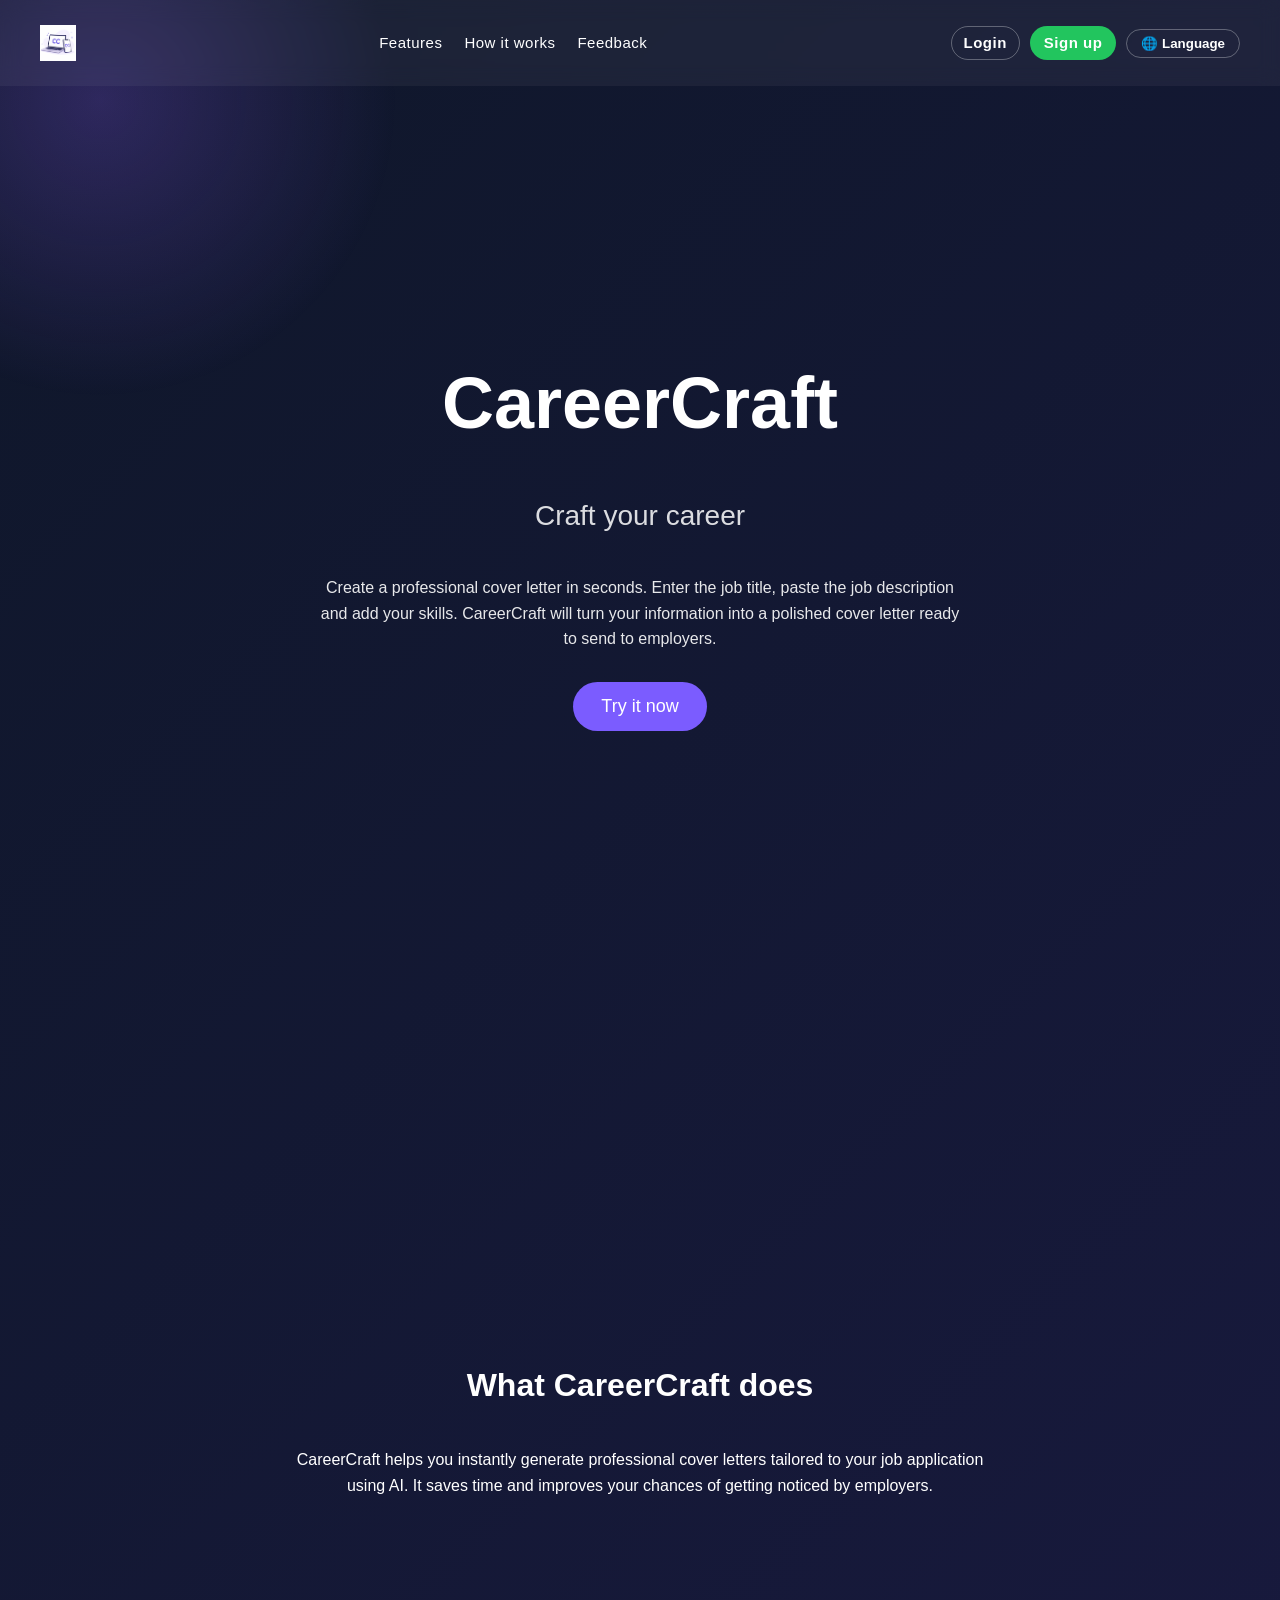
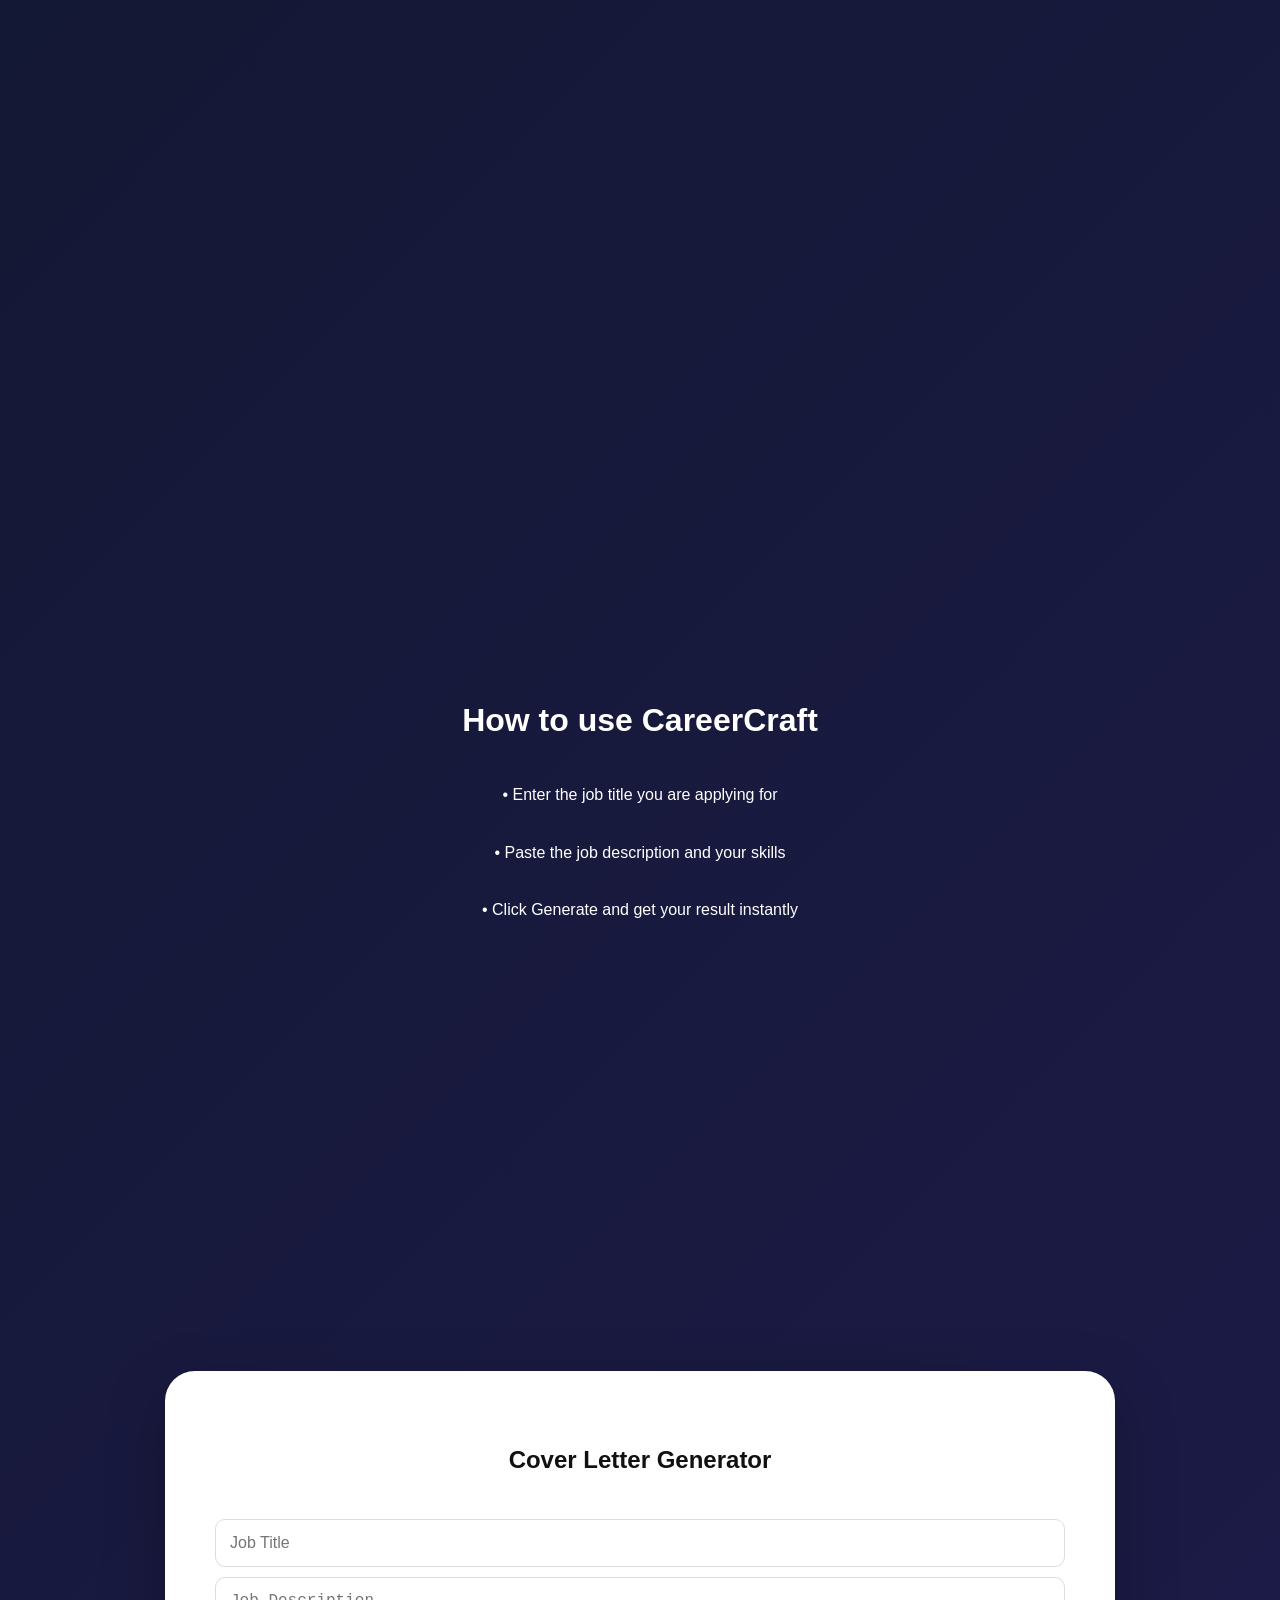
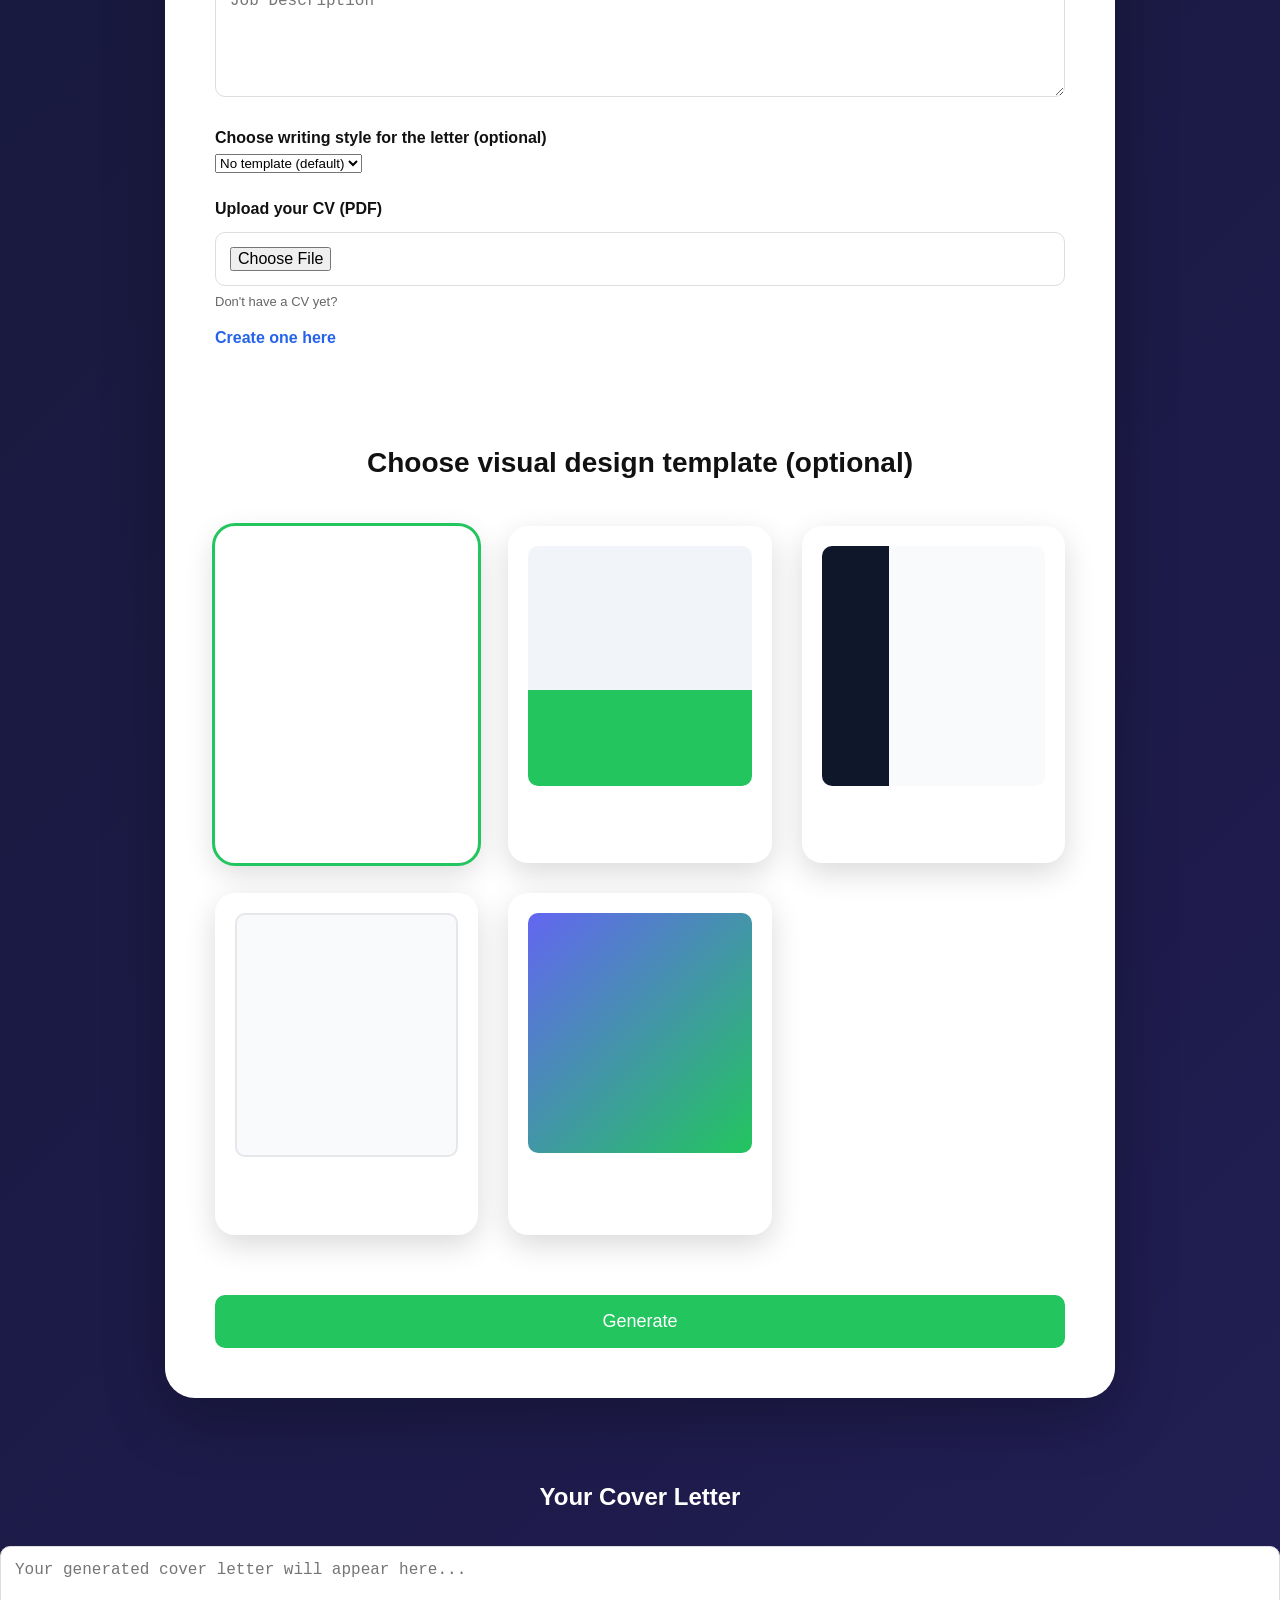
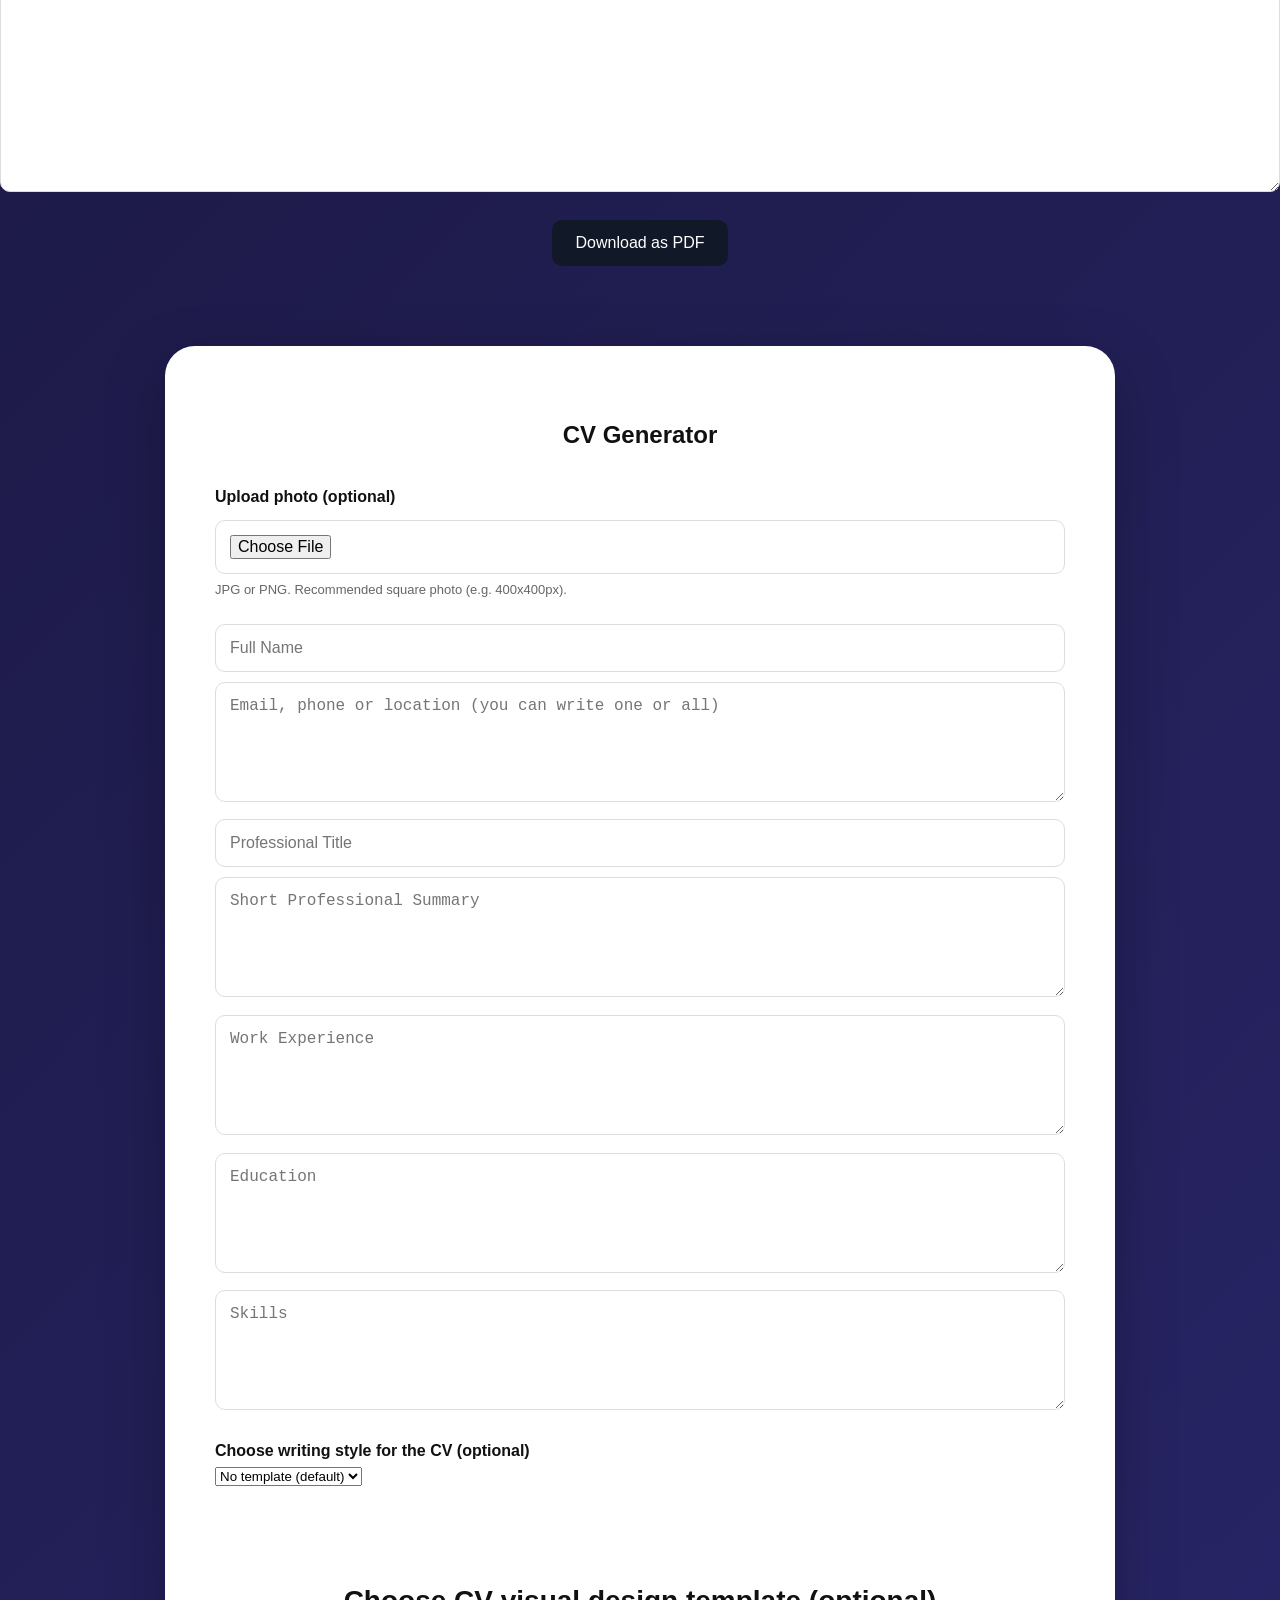
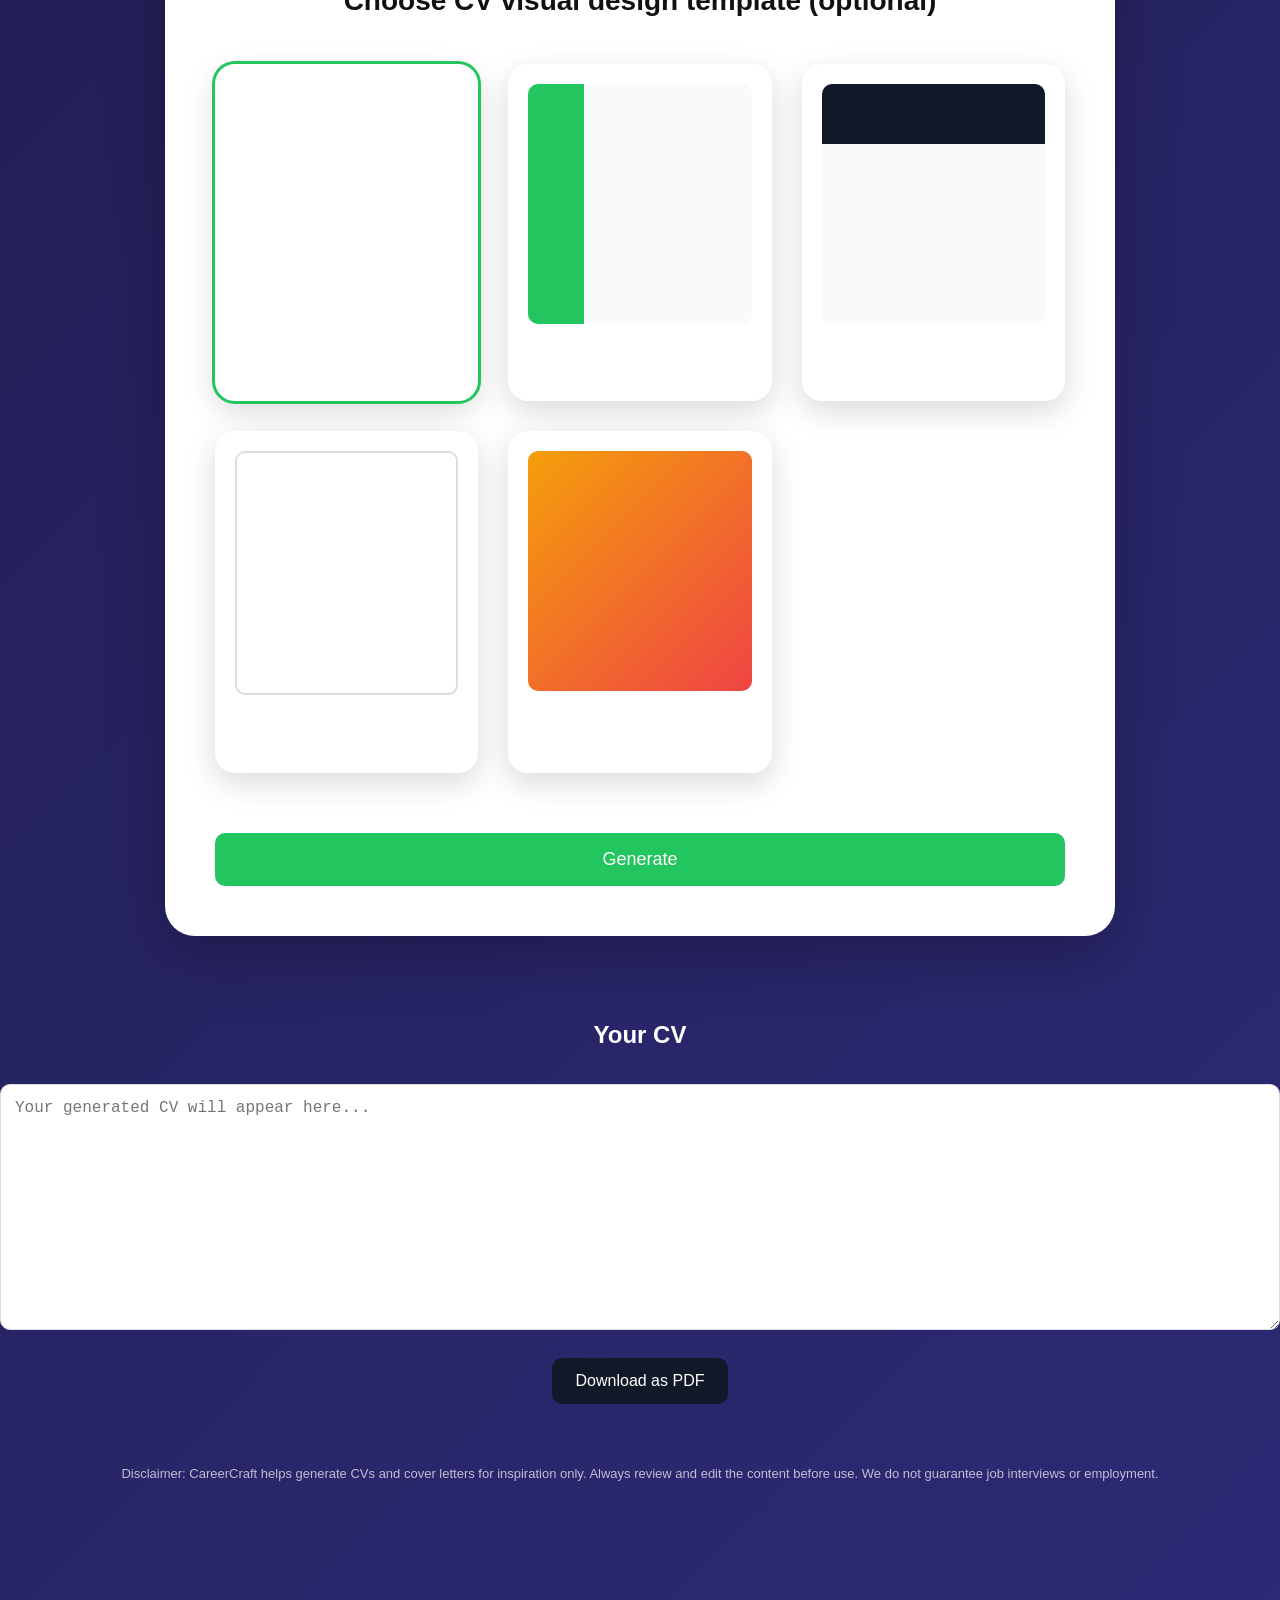
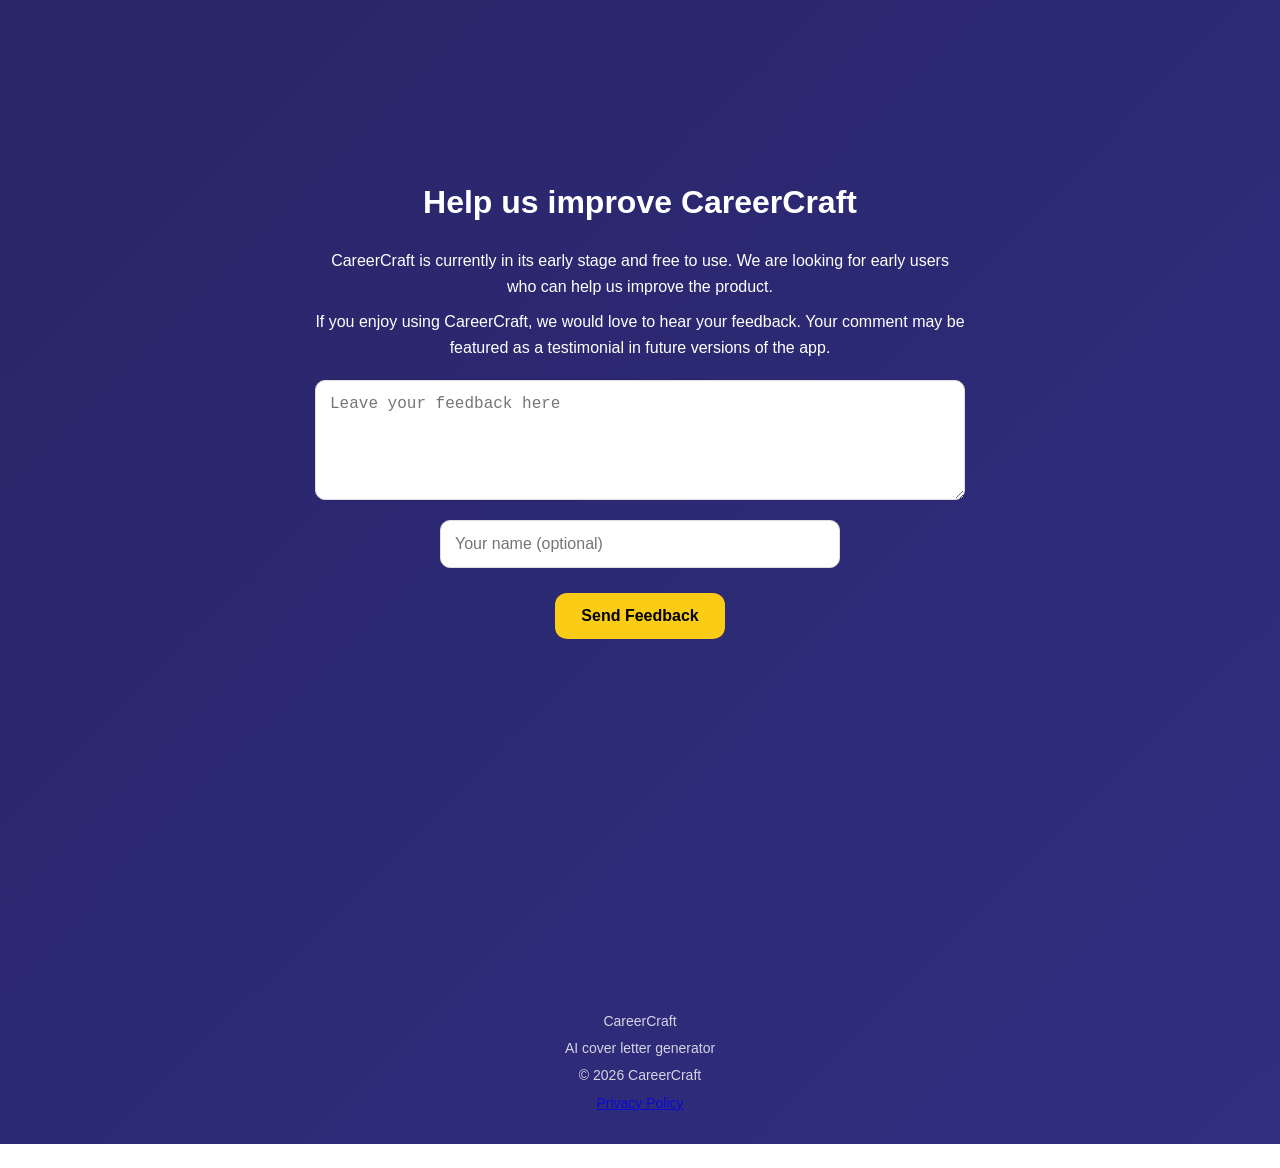
<file: index.html>
<!DOCTYPE html>
<html lang="en">
<head>
    <meta charset="UTF-8">
    <meta name="viewport" content="width=device-width, initial-scale=1.0">

    <title>CareerCraft | Career Tools for Job Seekers</title>
    <meta name="description" content="Discover CareerCraft, a career toolkit in development designed to help job seekers prepare for CVs, cover letters, and job applications.">

    <link rel="canonical" href="https://careercrafthq.github.io/">
    <link rel="icon" href="images/favicon.png">
    <link rel="stylesheet" href="style.css">

    <!-- Google Analytics -->
    <script async src="https://www.googletagmanager.com/gtag/js?id=G-FZECL4YPB8"></script>
    <script>
        window.dataLayer = window.dataLayer || [];
        function gtag(){dataLayer.push(arguments);}
        gtag('js', new Date());
        gtag('config', 'G-FZECL4YPB8');
    </script>
</head>
<body>

<nav>
    <img src="images/logo.png" width="36">

    <div class="center-links">
        <a href="#features" data-i18n="nav_features">Features</a>
        <a href="#how" data-i18n="nav_how">How it works</a>
        <a href="#feedback" data-i18n="nav_feedback">Feedback</a>
    </div>

    <div class="nav-right">
        <a href="#" class="login" data-i18n="nav_login">Login</a>
        <a href="#" class="signup" data-i18n="nav_signup">Sign up</a>
        <div class="lang-dropdown">

    <button class="lang-btn">
        🌐 Language
    </button>

    <ul class="lang-menu">

        <li data-lang="en-us">🇺🇸 English (US)</li>
        <li data-lang="en-uk">🇬🇧 English (UK)</li>
        <li data-lang="en-au">🇦🇺 English (AU)</li>

        <li data-lang="de">🇩🇪 German</li>
        <li data-lang="fr">🇫🇷 French</li>
        <li data-lang="es">🇪🇸 Spanish</li>
        <li data-lang="it">🇮🇹 Italian</li>
        <li data-lang="nl">🇳🇱 Dutch</li>

        <li data-lang="pt-pt">🇵🇹 Portuguese</li>
        <li data-lang="pt-br">🇧🇷 Portuguese (BR)</li>

        <li data-lang="pl">🇵🇱 Polish</li>
        <li data-lang="cs">🇨🇿 Czech</li>
        <li data-lang="sk">🇸🇰 Slovak</li>
        <li data-lang="hu">🇭🇺 Hungarian</li>
        <li data-lang="ro">🇷🇴 Romanian</li>
        <li data-lang="bg">🇧🇬 Bulgarian</li>
        <li data-lang="el">🇬🇷 Greek</li>

        <li data-lang="sv">🇸🇪 Swedish</li>
        <li data-lang="da">🇩🇰 Danish</li>
        <li data-lang="no">🇳🇴 Norwegian</li>
        <li data-lang="fi">🇫🇮 Finnish</li>

        <li data-lang="hr">🇭🇷 Croatian</li>
        <li data-lang="bs">🇧🇦 Bosnian</li>
        <li data-lang="sr">🇷🇸 Serbian</li>

    </ul>

</div>
    </div>
</nav>

<section class="hero">

    <h1 data-i18n="brand_name">CareerCraft</h1>

    <h2 data-i18n="hero_tagline">Craft your career</h2>

    <p class="hero-text" data-i18n="hero_description">
        Create a professional cover letter in seconds.  
        Enter the job title, paste the job description and add your skills.  
        CareerCraft will turn your information into a polished cover letter ready to send to employers.
    </p>

    <a href="#generator">
        <button class="cta" data-i18n="hero_cta">Try it now</button>
    </a>

</section>

<section class="features" id="features">

    <h3 data-i18n="features_title">What CareerCraft does</h3>

    <p data-i18n="features_text">
    CareerCraft helps you instantly generate professional cover letters tailored to your job application using AI. It saves time and improves your chances of getting noticed by employers.
    </p>

</section>

<section id="how" class="how">

    <h3 data-i18n="how_title">How to use CareerCraft</h3>

    <p data-i18n="how_step1">• Enter the job title you are applying for</p>
    <p data-i18n="how_step2">• Paste the job description and your skills</p>
    <p data-i18n="how_step3">• Click "Generate" and get your result instantly</p>

</section>

<form id="generator">

<h2 class="app-title" data-i18n="cl_generator_title">Cover Letter Generator</h2>

<input id="title" data-i18n-placeholder="cl_job_title" placeholder="Job Title" required>

<textarea id="description" data-i18n-placeholder="cl_job_desc" placeholder="Job Description" required></textarea>

<label data-i18n="cl_style_label" style="display:block;margin-top:20px;font-weight:bold;color:#111;">
Choose writing style for the letter (optional)
</label>

<select id="cl-template">
    <option value="" data-i18n="no_template">No template (default)</option>
    <option value="modern" data-i18n="modern">Modern</option>
    <option value="corporate" data-i18n="corporate">Corporate</option>
    <option value="minimal" data-i18n="minimal">Minimal</option>
    <option value="creative" data-i18n="creative">Creative</option>
</select>

<!-- UPLOAD CV -->
<label data-i18n="upload_cv_label" style="display:block;margin-top:20px;font-weight:bold;color:#111;">
Upload your CV (PDF)
</label>

<input type="file" id="cv" accept=".pdf" required>

<p data-i18n="no_cv_text" style="font-size:13px;color:#666;margin-top:6px;">
Don't have a CV yet?
</p>

<a href="#cv-generator" data-i18n="create_cv_here" style="color:#2563eb;font-weight:bold;text-decoration:none;">
Create one here
</a>
</p>

<!-- ================= COVER LETTER TEMPLATES ================= -->

<h2 class="templates-title" data-i18n="choose_cl_template">Choose visual design template (optional)</h2>

<div class="templates">

    <!-- DEFAULT -->
  <div class="template-card selected" data-template="">
      <div class="template-preview default-preview"></div>
      <p data-i18n="default">Default</p>
  </div>

  <div class="template-card" data-template="modern">
      <div class="template-preview modern-preview"></div>
      <p data-i18n="modern">Modern</p>
  </div>

  <div class="template-card" data-template="corporate">
      <div class="template-preview corporate-preview"></div>
      <p data-i18n="corporate">Corporate</p>
  </div>

  <div class="template-card" data-template="minimal">
      <div class="template-preview minimal-preview"></div>
      <p data-i18n="minimal">Minimal</p>
  </div>

  <div class="template-card" data-template="creative">
      <div class="template-preview creative-preview"></div>
      <p data-i18n="creative">Creative</p>
  </div>

</div>

<button type="submit" data-i18n="generate_btn">Generate</button>

</form>

<h2 class="result-title" data-i18n="your_cl">Your Cover Letter</h2>

<textarea id="result" data-i18n-placeholder="cl_result_placeholder"
placeholder="Your generated cover letter will appear here..." rows="12"></textarea>

<button id="download-cl" class="download-btn" data-i18n="download_pdf">
Download as PDF
</button>

<!-- ================= CV GENERATOR ================= -->

<div id="cv-generator">

<h2 class="app-title" data-i18n="cv_generator_title">CV Generator</h2>

<!-- UPLOAD PHOTO (OPTIONAL) -->
<label style="display:block;margin-top:20px;font-weight:bold;color:#111;" data-i18n="upload_photo_label">
Upload photo (optional)
</label>

<input type="file" id="cv-photo" accept=".jpg,.jpeg,.png">

<p style="font-size:13px;color:#666;margin-top:6px;" data-i18n="photo_hint">
JPG or PNG. Recommended square photo (e.g. 400x400px).
</p>

<input id="cv-name" data-i18n-placeholder="full_name" placeholder="Full Name" required>

<textarea id="cv-contacts" data-i18n-placeholder="contacts" placeholder="Email, phone or location (you can write one or all)" required></textarea>

<input id="cv-title" data-i18n-placeholder="professional_title" placeholder="Professional Title (e.g. Sales Representative)" required>

<textarea id="cv-summary" data-i18n-placeholder="summary" placeholder="Short Professional Summary" required></textarea>

<textarea id="cv-experience" data-i18n-placeholder="experience" placeholder="Work Experience (jobs, companies, responsibilities)" required></textarea>

<textarea id="cv-education" data-i18n-placeholder="education" placeholder="Education" required></textarea>

<textarea id="cv-skills" data-i18n-placeholder="skills" placeholder="Skills" required></textarea>

<label style="display:block;margin-top:20px;font-weight:bold;color:#111;" data-i18n="cv_style_label">
Choose writing style for the CV (optional)
</label>

<select id="cv-template">
    <option value="" data-i18n="no_template">No template (default)</option>
    <option value="modern" data-i18n="modern">Modern</option>
    <option value="professional" data-i18n="professional">Professional</option>
    <option value="minimal" data-i18n="minimal">Minimal</option>
    <option value="creative" data-i18n="creative">Creative</option>
</select>

<!-- ================= CV TEMPLATES ================= -->

<h2 class="templates-title" data-i18n="choose_cv_template">Choose CV visual design template (optional)</h2>

<div class="templates">

    <!-- DEFAULT -->
  <div class="template-card selected" data-template="">
      <div class="template-preview default-preview"></div>
      <p data-i18n="default">Default</p>
  </div>

  <div class="template-card" data-template="modern-cv">
      <div class="template-preview cv-modern"></div>
      <p data-i18n="modern">Modern</p>
  </div>

  <div class="template-card" data-template="professional-cv">
      <div class="template-preview cv-professional"></div>
      <p data-i18n="professional">Professional</p>
  </div>

  <div class="template-card" data-template="minimal-cv">
      <div class="template-preview cv-minimal"></div>
      <p data-i18n="minimal">Minimal</p>
  </div>

  <div class="template-card" data-template="creative-cv">
      <div class="template-preview cv-creative"></div>
      <p data-i18n="creative">Creative</p>
  </div>

</div>

<button type="submit" data-i18n="generate_btn">Generate</button>

</div>

<h2 class="result-title" data-i18n="your_cv">Your CV</h2>

<textarea id="cv-result" data-i18n-placeholder="cv_result_placeholder"
placeholder="Your generated CV will appear here..." rows="12"></textarea>

<button id="download-cv" class="download-btn" data-i18n="download_pdf">
Download as PDF
</button>

<p class="disclaimer" data-i18n="disclaimer">
Disclaimer: CareerCraft helps generate CVs and cover letters for inspiration only.
Always review and edit the content before use. We do not guarantee job interviews or employment.
</p>

<section class="feedback-section">

<form id="feedback">

<h3 data-i18n="feedback_title">Help us improve CareerCraft</h3>

<p data-i18n="feedback_text1">
CareerCraft is currently in its early stage and free to use.
We are looking for early users who can help us improve the product.
</p>

<p data-i18n="feedback_text2">
If you enjoy using CareerCraft, we would love to hear your feedback.
Your comment may be featured as a testimonial in future versions of the app.
</p>

<textarea data-i18n-placeholder="feedback_placeholder" placeholder="Leave your feedback here" required></textarea>

<input data-i18n-placeholder="name_optional" placeholder="Your name (optional)">

<button type="submit" data-i18n="send_feedback">Send Feedback</button>

</form>

</section>

<footer class="footer">
    <p data-i18n="brand_name">CareerCraft</p>
    <p data-i18n="footer_desc">AI cover letter generator</p>
    <p data-i18n="copyright">© 2026 CareerCraft</p>
    <a href="privacy.html" data-i18n="privacy">Privacy Policy</a>
</footer>

<script src="translations.js"></script>
<script src="app.js"></script>

</body>
</html>
</file>
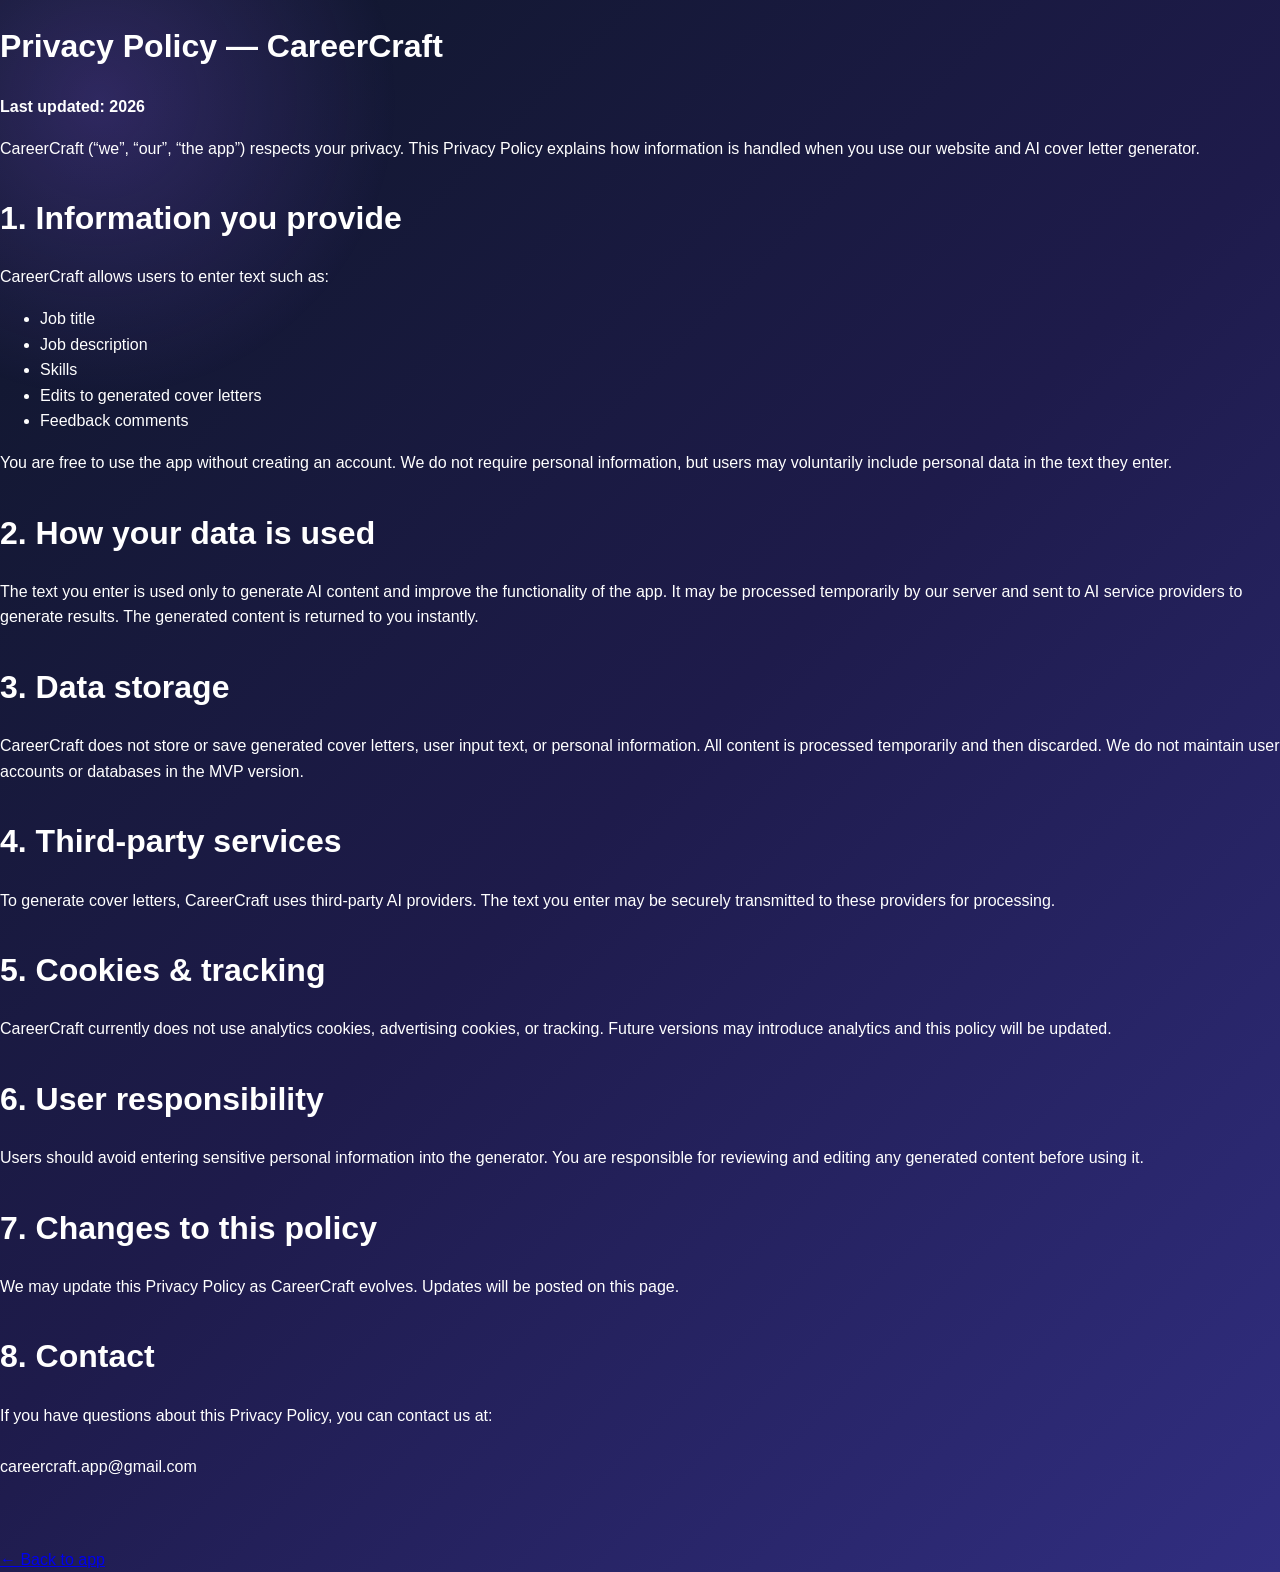
<file: privacy.html>
<!DOCTYPE html>
<html lang="en">
<head>
    <meta charset="UTF-8">
    <meta name="viewport" content="width=device-width, initial-scale=1.0">
    <title>Privacy Policy — CareerCraft</title>

    <!-- OVO POVEZUJE ISTI CSS KAO INDEX -->
    <link rel="stylesheet" href="style.css">
</head>

<body>

<div class="container">

<h1>Privacy Policy — CareerCraft</h1>
<p><strong>Last updated: 2026</strong></p>

<p>
CareerCraft (“we”, “our”, “the app”) respects your privacy.
This Privacy Policy explains how information is handled when you use our website and AI cover letter generator.
</p>

<h3>1. Information you provide</h3>
<p>CareerCraft allows users to enter text such as:</p>
<ul>
<li>Job title</li>
<li>Job description</li>
<li>Skills</li>
<li>Edits to generated cover letters</li>
<li>Feedback comments</li>
</ul>

<p>
You are free to use the app without creating an account.
We do not require personal information, but users may voluntarily include personal data in the text they enter.
</p>

<h3>2. How your data is used</h3>
<p>
The text you enter is used only to generate AI content and improve the functionality of the app.
It may be processed temporarily by our server and sent to AI service providers to generate results.
The generated content is returned to you instantly.
</p>

<h3>3. Data storage</h3>
<p>
CareerCraft does not store or save generated cover letters, user input text, or personal information.
All content is processed temporarily and then discarded.
We do not maintain user accounts or databases in the MVP version.
</p>

<h3>4. Third-party services</h3>
<p>
To generate cover letters, CareerCraft uses third-party AI providers.
The text you enter may be securely transmitted to these providers for processing.
</p>

<h3>5. Cookies & tracking</h3>
<p>
CareerCraft currently does not use analytics cookies, advertising cookies, or tracking.
Future versions may introduce analytics and this policy will be updated.
</p>

<h3>6. User responsibility</h3>
<p>
Users should avoid entering sensitive personal information into the generator.
You are responsible for reviewing and editing any generated content before using it.
</p>

<h3>7. Changes to this policy</h3>
<p>
We may update this Privacy Policy as CareerCraft evolves.
Updates will be posted on this page.
</p>

<h3>8. Contact</h3>
<p>
If you have questions about this Privacy Policy, you can contact us at:
<br><br>
careercraft.app@gmail.com
</p>

<br><br>
<a href="index.html">← Back to app</a>

</div>

</body>
</html>
</file>
<file: style.css>
/* ===== GLOBAL ===== */
body{
    background: linear-gradient(
        135deg,
        #0f172a 0%,
        #1e1b4b 50%,
        #312e81 100%
    );
    color:white;
    font-family: Arial, Helvetica, sans-serif;
    margin:0;
    line-height:1.6;
}

body::before{
    content:"";
    position:fixed;
    width:600px;
    height:600px;
    background:radial-gradient(circle, rgba(139,92,246,0.25), transparent 70%);
    top:-200px;
    left:-200px;
    z-index:-1;
}

/* uklanja default širinu teksta */
p{
    line-height:1.6;
}

/* ===== NAVBAR ===== */
nav{
    display:grid;
    grid-template-columns: auto 1fr auto;  /* 3 kolone */
    align-items:center;
    padding:25px 40px;                     /* TANJI NAVBAR */
    background:rgba(255,255,255,0.05);
    backdrop-filter: blur(10px);
    position:sticky;
    top:0;
}

/* LOGO - lijeva kolona */
nav img{
    justify-self:start;
}

/* SREDNJI LINKOVI - centar */
.center-links{
    display:flex;
    gap:22px;
    justify-content:center;
}

/* desna kolona container */
.nav-right{
    justify-self:end;
    display:flex;
    gap:10px;
    align-items:center;
}

/* LOGIN – isti stil kao language */
.login{
    border:1px solid rgba(255,255,255,0.3);
    padding:4px 12px;
    border-radius:20px;
    font-weight:bold;
    color:white;
    text-decoration:none;
}

/* SIGNUP – zeleni CTA */
.signup{
    background:#22c55e;
    padding:5px 14px;
    border-radius:20px;
    font-weight:bold;
    color:white;
    text-decoration:none;
}

/* LANGUAGE - desna kolona */
.lang{
    justify-self:end;
    border:1px solid rgba(255,255,255,0.3);
    padding:4px 12px;
    border-radius:20px;
    font-weight:bold;
}

/* LANGUAGE DROPDOWN */

.lang-dropdown{
    position:relative;
    justify-self:end;
}

.lang-btn{
    border:1px solid rgba(255,255,255,0.3);
    padding:6px 14px;
    border-radius:20px;
    background:transparent;
    color:white;
    font-weight:bold;
    cursor:pointer;
}

.lang-menu{
    position:absolute;
    right:0;
    top:40px;
    background:#0f172a;
    border:1px solid rgba(255,255,255,0.15);
    border-radius:12px;
    list-style:none;
    padding:10px 0;
    width:220px;
    display:none;
    max-height:300px;
    overflow-y:auto;
}

.lang-menu li{
    padding:8px 14px;
    cursor:pointer;
    font-size:14px;
}

.lang-menu li:hover{
    background:rgba(255,255,255,0.08);
}

.show{
    display:block;
}

/* SVI LINKOVI */
nav a{
    color:white;
    text-decoration:none;
    font-size:15px;
    letter-spacing:0.5px;
}

nav a:hover{
    opacity:0.7;
}

/* OFFSET ZA SKROL ISPOD NAVBARA */
#features,
#how,
#feedback,
#generator{
    scroll-margin-top: 100px;
}

/* ===== HERO SECTION ===== */
.hero{
    min-height: 85vh;              /* ovo je MAGIJA */
    display:flex;
    flex-direction:column;
    justify-content:center;
    align-items:center;
    text-align:center;
    padding:40px 20px;
}

.hero h1{
    font-size:72px;
    margin-bottom:10px;
}

.hero h2{
    font-size:28px;
    font-weight:400;
    opacity:0.85;
    margin-bottom:20px;
}

.hero-text{
    max-width:650px;
    line-height:1.6;
    opacity:0.9;
    margin-bottom:30px;
}

/* ===== CTA BUTTON ===== */
.cta{
    background:#7b5cff;
    color:white;
    border:none;
    padding:14px 28px;
    font-size:18px;
    border-radius:30px;
    cursor:pointer;
    transition:0.3s;
}

.cta:hover{
    transform:scale(1.05);
}

/* ===== FEATURES SECTION ===== */
.features{
    min-height:100vh;
    display:flex;
    flex-direction:column;
    justify-content:center;
    align-items:center;
    text-align:center;
    padding:40px 20px;
}

.features p{
    max-width:700px;
}

/* ===== HOW SECTION ===== */
.how{
    min-height:100vh;            /* zauzima cijeli ekran */
    display:flex;
    flex-direction:column;
    justify-content:center;      /* vertikalno centriranje */
    align-items:center;          /* horizontalno centriranje */
    text-align:center;
    padding:40px 20px;
}

/* sekcijski naslovi */
h3{
    font-size:32px;
    margin-bottom:20px;
}

/* ===== GENERATOR APP CARD ===== */
#generator{
    max-width:850px;
    margin:80px auto;
    background:white;
    padding:50px;
    border-radius:30px;
    box-shadow:0 20px 60px rgba(0,0,0,0.25);
}

.app-title{
    text-align:center;
    margin-bottom:30px;
    color:#111;
}

/* input i textarea */
input, textarea{
    width:100%;
    padding:14px;
    border-radius:10px;
    border:none;
    margin-top:10px;
    font-size:16px;
    box-sizing:border-box;
}

textarea{
    min-height:120px;
    resize:vertical;
}

input, textarea{
    border:1px solid #ddd;
}

/* GENERATE BUTTON */
#generator button{
    width:100%;
    margin-top:20px;
    background:#22c55e;
    border:none;
    color:white;
    padding:16px;
    font-size:18px;
    border-radius:10px;
    cursor:pointer;
    transition:0.3s;
}

#generator button:hover{
    background:#16a34a;
}

/* RESULT TITLE */
.result-title{
    text-align:center;
    margin-top:40px;
    margin-bottom:10px;
}

/* RESULT BOX */
#result{
    margin-top:20px;
    min-height:200px;
}

/* ===== CV GENERATOR CARD ===== */
#cv-generator{
    max-width:850px;
    margin:80px auto;
    background:white;
    padding:50px;
    border-radius:30px;
    box-shadow:0 20px 60px rgba(0,0,0,0.25);
    scroll-margin-top:100px;
}

/* dugme */
#cv-generator button{
    width:100%;
    margin-top:20px;
    background:#22c55e;
    border:none;
    color:white;
    padding:16px;
    font-size:18px;
    border-radius:10px;
    cursor:pointer;
    transition:0.3s;
}

#cv-generator button:hover{
    background:#16a34a;
}

/* CV result box */
#cv-result{
    margin-top:20px;
    min-height:200px;
}

.download-btn{
    display:block;
    margin:20px auto 60px auto;
    background:#111827;
    color:white;
    border:none;
    padding:14px 24px;
    border-radius:10px;
    font-size:16px;
    cursor:pointer;
    transition:0.3s;
}

.download-btn:hover{
    background:#000;
}

/* TEMPLATE TITLES inside generators */
.templates-title{
    color:#111;
    margin-top:30px;
    margin-bottom:10px;
    font-weight:bold;
}

/* ===== TEMPLATE SECTION ===== */

.templates-title{
    text-align:center;
    margin-top:90px;
    font-size:28px;
}

/* GRID */
.templates{
    max-width:1000px;
    margin:40px auto;
    display:grid;
    grid-template-columns:repeat(auto-fit, minmax(200px,1fr));
    gap:30px;
}

/* CARD */
.template-card{
    background:white;
    border-radius:20px;
    padding:20px;
    box-shadow:0 10px 30px rgba(0,0,0,0.15);
    cursor:pointer;
    transition:0.3s;
    text-align:center;
}

.template-card:hover{
    transform:translateY(-6px);
}

/* SELECTED CARD */
.template-card.active{
    border:3px solid #22c55e;
}

/* PREVIEW BOX */
.template-preview{
    height:240px;
    border-radius:10px;
    margin-bottom:15px;
}

/* ===== COVER LETTER PREVIEWS ===== */

.modern-preview{
    background:linear-gradient(180deg,#f1f5f9 60%, #22c55e 40%);
}

.corporate-preview{
    background:linear-gradient(90deg,#0f172a 30%, #f8fafc 30%);
}

.minimal-preview{
    background:#f8fafc;
    border:2px solid #e5e7eb;
}

.creative-preview{
    background:linear-gradient(135deg,#6366f1,#22c55e);
}

/* ===== CV PREVIEWS ===== */

.cv-modern{
    background:linear-gradient(90deg,#22c55e 25%, #f8fafc 25%);
}

.cv-professional{
    background:linear-gradient(180deg,#111827 25%, #f9fafb 25%);
}

.cv-minimal{
    background:#ffffff;
    border:2px solid #ddd;
}

.cv-creative{
    background:linear-gradient(135deg,#f59e0b,#ef4444);
}

/* oznaka da je kartica izabrana */
.template-card.selected{
    outline: 3px solid #22c55e;
}

/* DISCLAIMER */
.disclaimer{
    text-align:center;      /* centriranje teksta */
    font-size:13px;
    opacity:0.7;
    margin:30px auto;       /* centriranje bloka */
    white-space:nowrap;     /* sve u jednom redu */
}

/* ===== FEEDBACK SECTION ===== */
.feedback-section{
    min-height:100vh;
    display:flex;
    justify-content:center;
    align-items:center;
    text-align:center;
    padding:40px 20px;
}

#feedback p{
    max-width:650px;
    margin:10px auto;
}

#feedback textarea{
    max-width:700px;
    display:block;
    margin:20px auto;
}

#feedback input{
    max-width:400px;
    display:block;
    margin:10px auto;
}

#feedback button{
    display:block;
    margin:25px auto;
    background:#facc15;   /* ŽUTA */
    border:none;
    color:black;
    padding:14px 26px;
    font-size:16px;
    border-radius:12px;
    cursor:pointer;
    font-weight:bold;
}

#feedback button:hover{
    transform:scale(1.05);
}

/* ===== FOOTER ===== */
.footer{
    text-align:center;
    padding:30px 20px;
    margin-top:80px;
    opacity:0.8;
    font-size:14px;
}

.footer p{
    margin:5px 0;
}

/* ===== LEGAL PAGES (Privacy Policy) ===== */
.legal-page{
    max-width:800px;
    margin:120px auto 80px auto;   /* centar + razmak od navbara */
    padding:0 20px;
    line-height:1.7;
}

.legal-page h1{
    text-align:center;
    margin-bottom:20px;
}

.legal-page h3{
    margin-top:40px;
    font-size:22px;
}

.legal-page p{
    text-align:left;
    max-width:100%;
}

.legal-page ul{
    margin-left:20px;
    margin-top:10px;
}
</file>
